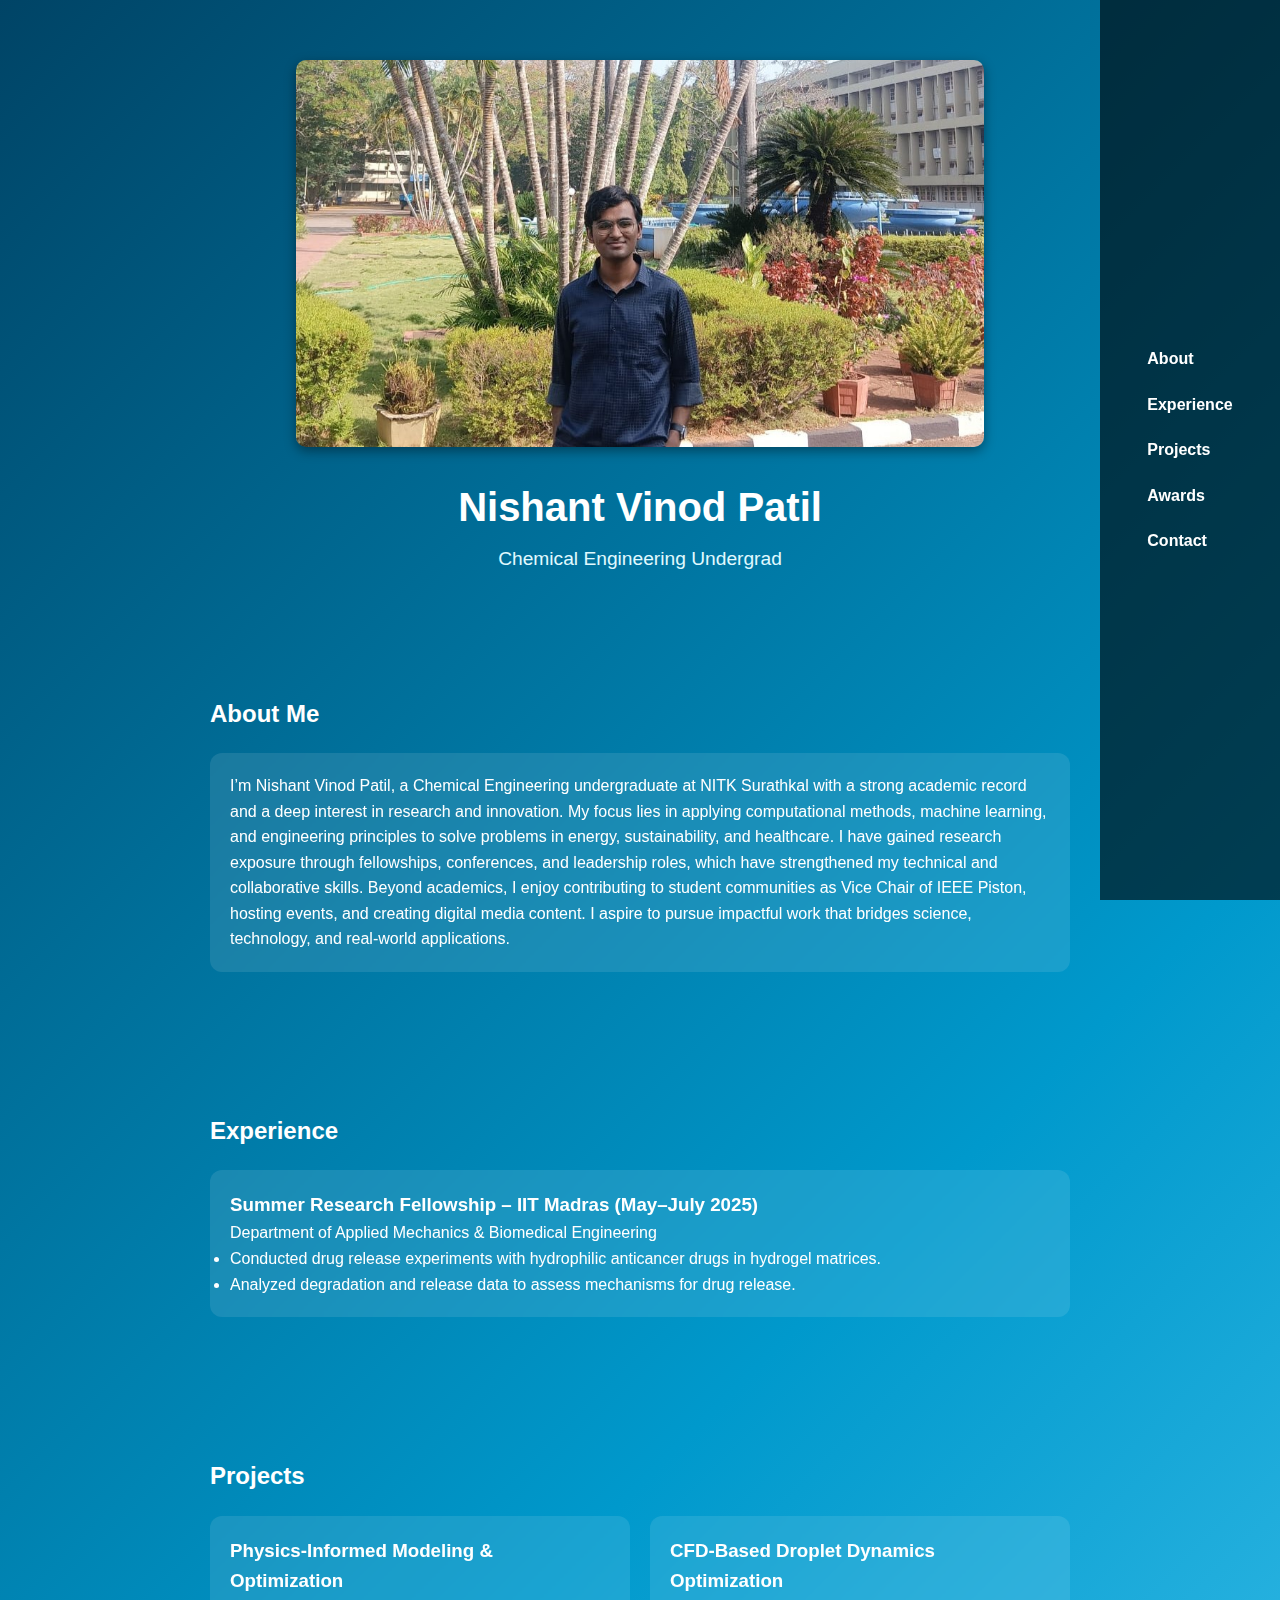
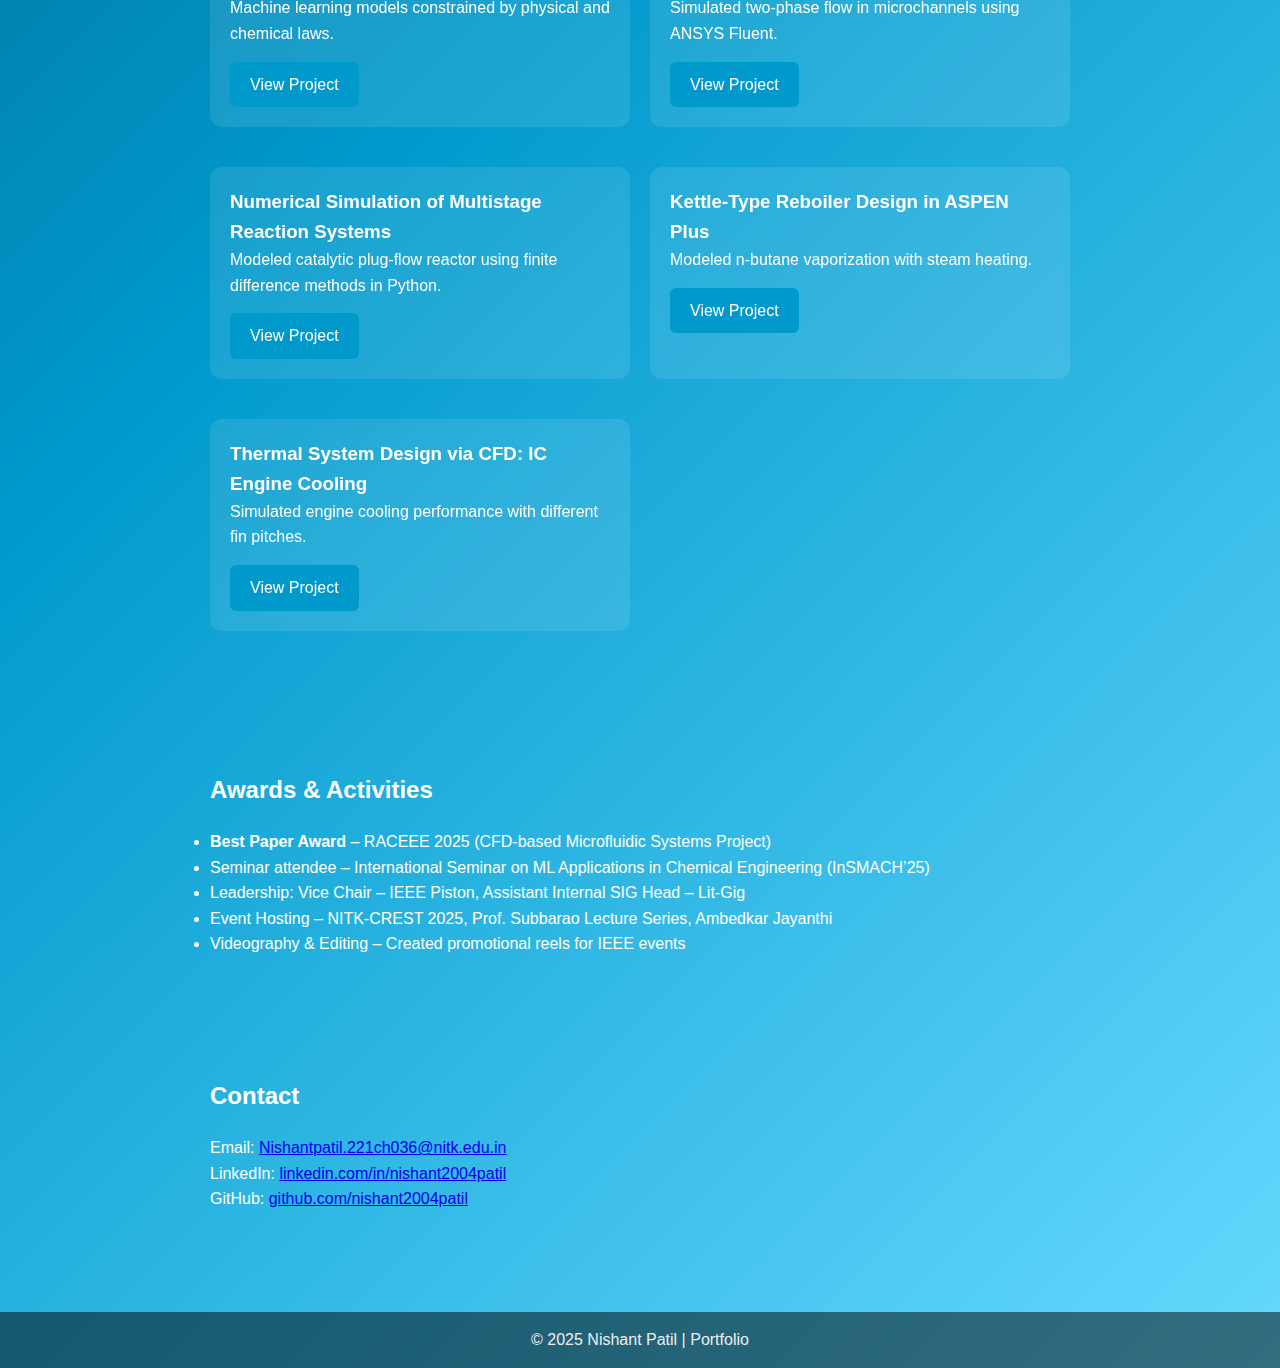
<file: index.html>
<!DOCTYPE html>
<html lang="en">
<head>
  <meta charset="UTF-8">
  <meta name="viewport" content="width=device-width, initial-scale=1.0">
  <title>Nishant Portfolio</title>
  <link rel="stylesheet" href="styles.css">
</head>
<body>
  <header>
    <nav>
      <a href="#about">About</a>
      <a href="#experience">Experience</a>
      <a href="#projects">Projects</a>
      <a href="#awards">Awards</a>
      <a href="#contact">Contact</a>
    </nav>
  </header>

  <section class="hero">
    <img src="nishant.jpg" alt="Nishant">
    <h1>Nishant Vinod Patil</h1>
    <p>Chemical Engineering Undergrad</p>
  </section>

  <section id="about">
    <h2>About Me</h2>
    <div class="card">
      <p>I’m Nishant Vinod Patil, a Chemical Engineering undergraduate at NITK Surathkal with a strong academic record and a deep interest in research and innovation. My focus lies in applying computational methods, machine learning, and engineering principles to solve problems in energy, sustainability, and healthcare. I have gained research exposure through fellowships, conferences, and leadership roles, which have strengthened my technical and collaborative skills. Beyond academics, I enjoy contributing to student communities as Vice Chair of IEEE Piston, hosting events, and creating digital media content. I aspire to pursue impactful work that bridges science, technology, and real-world applications.</p>
    </div>
  </section>

  <section id="experience">
    <h2>Experience</h2>
    <div class="card">
      <h3>Summer Research Fellowship – IIT Madras (May–July 2025)</h3>
      <p>Department of Applied Mechanics & Biomedical Engineering</p>
      <ul>
        <li>Conducted drug release experiments with hydrophilic anticancer drugs in hydrogel matrices.</li>
        <li>Analyzed degradation and release data to assess mechanisms for drug release.</li>
      </ul>
    </div>
  </section>

  <section id="projects">
    <h2>Projects</h2>
    <div class="project-grid">
      <div class="project-card">
        <h3>Physics-Informed Modeling & Optimization</h3>
        <p>Machine learning models constrained by physical and chemical laws.</p>
        <a href="projects/project1.html" class="btn">View Project</a>
      </div>
      <div class="project-card">
        <h3>CFD-Based Droplet Dynamics Optimization</h3>
        <p>Simulated two-phase flow in microchannels using ANSYS Fluent.</p>
        <a href="projects/project2.html" class="btn">View Project</a>
      </div>
      <div class="project-card">
        <h3>Numerical Simulation of Multistage Reaction Systems</h3>
        <p>Modeled catalytic plug-flow reactor using finite difference methods in Python.</p>
        <a href="projects/project3.html" class="btn">View Project</a>
      </div>
      <div class="project-card">
        <h3>Kettle-Type Reboiler Design in ASPEN Plus</h3>
        <p>Modeled n-butane vaporization with steam heating.</p>
        <a href="projects/project4.html" class="btn">View Project</a>
      </div>
      <div class="project-card">
        <h3>Thermal System Design via CFD: IC Engine Cooling</h3>
        <p>Simulated engine cooling performance with different fin pitches.</p>
        <a href="projects/project5.html" class="btn">View Project</a>
      </div>
    </div>
  </section>

  <section id="awards">
    <h2>Awards & Activities</h2>
    <ul>
      <li><b>Best Paper Award</b> – RACEEE 2025 (CFD-based Microfluidic Systems Project)</li>
      <li>Seminar attendee – International Seminar on ML Applications in Chemical Engineering (InSMACH’25)</li>
      <li>Leadership: Vice Chair – IEEE Piston, Assistant Internal SIG Head – Lit-Gig</li>
      <li>Event Hosting – NITK-CREST 2025, Prof. Subbarao Lecture Series, Ambedkar Jayanthi</li>
      <li>Videography & Editing – Created promotional reels for IEEE events</li>
    </ul>
  </section>

  <section id="contact">
    <h2>Contact</h2>
    <p>Email: <a href="mailto:Nishantpatil.221ch036@nitk.edu.in">Nishantpatil.221ch036@nitk.edu.in</a></p>
    <p>LinkedIn: <a href="https://linkedin.com/in/nishant2004patil" target="_blank">linkedin.com/in/nishant2004patil</a></p>
    <p>GitHub: <a href="https://github.com/nishant2004patil" target="_blank">github.com/nishant2004patil</a></p>
  </section>

  <footer>
    <p>&copy; 2025 Nishant Patil | Portfolio</p>
  </footer>
</body>
</html>
</file>
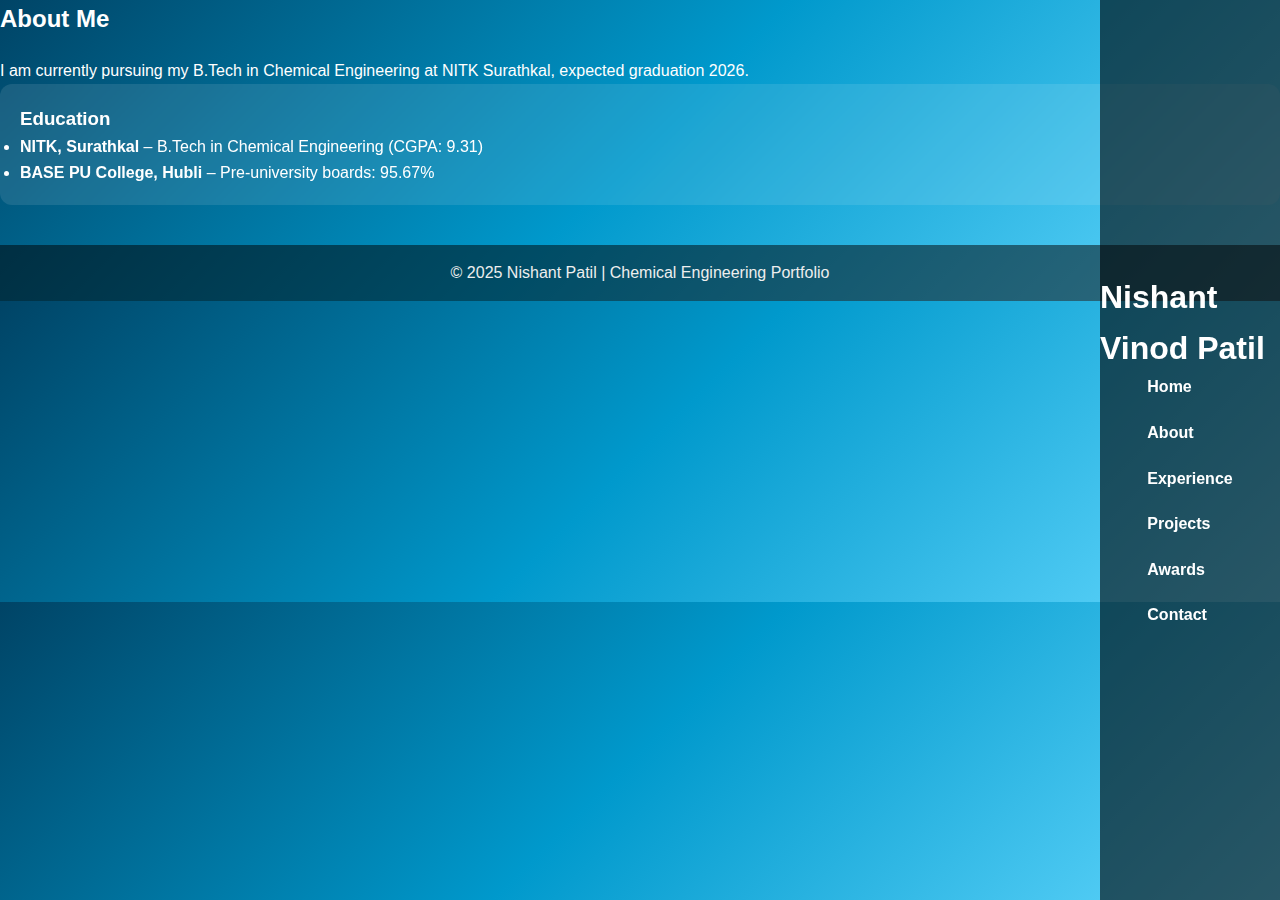
<file: about.html>
<!DOCTYPE html>
<html lang="en">
<head>
  <meta charset="UTF-8">
  <meta name="viewport" content="width=device-width, initial-scale=1.0">
  <title>About | Nishant Patil</title>
  <link rel="stylesheet" href="styles.css">
</head>
<body>
  <header>
  <h1>Nishant Vinod Patil</h1>
  <nav>
    <a href="index.html">Home</a>
    <a href="about.html">About</a>
    <a href="experience.html">Experience</a>
    <a href="projects.html">Projects</a>
    <a href="awards.html">Awards</a>
    <a href="contact.html">Contact</a>
  </nav>
</header>
  <div class="container">
    <h2>About Me</h2>
    <p>I am currently pursuing my B.Tech in Chemical Engineering at NITK Surathkal, expected graduation 2026.</p>
    <div class="card">
      <h3>Education</h3>
      <ul>
        <li><b>NITK, Surathkal</b> – B.Tech in Chemical Engineering (CGPA: 9.31)</li>
        <li><b>BASE PU College, Hubli</b> – Pre-university boards: 95.67%</li>
      </ul>
    </div>
  </div>
  <footer>
  <p>&copy; 2025 Nishant Patil | Chemical Engineering Portfolio</p>
</footer>
</body>
</html>
</file>
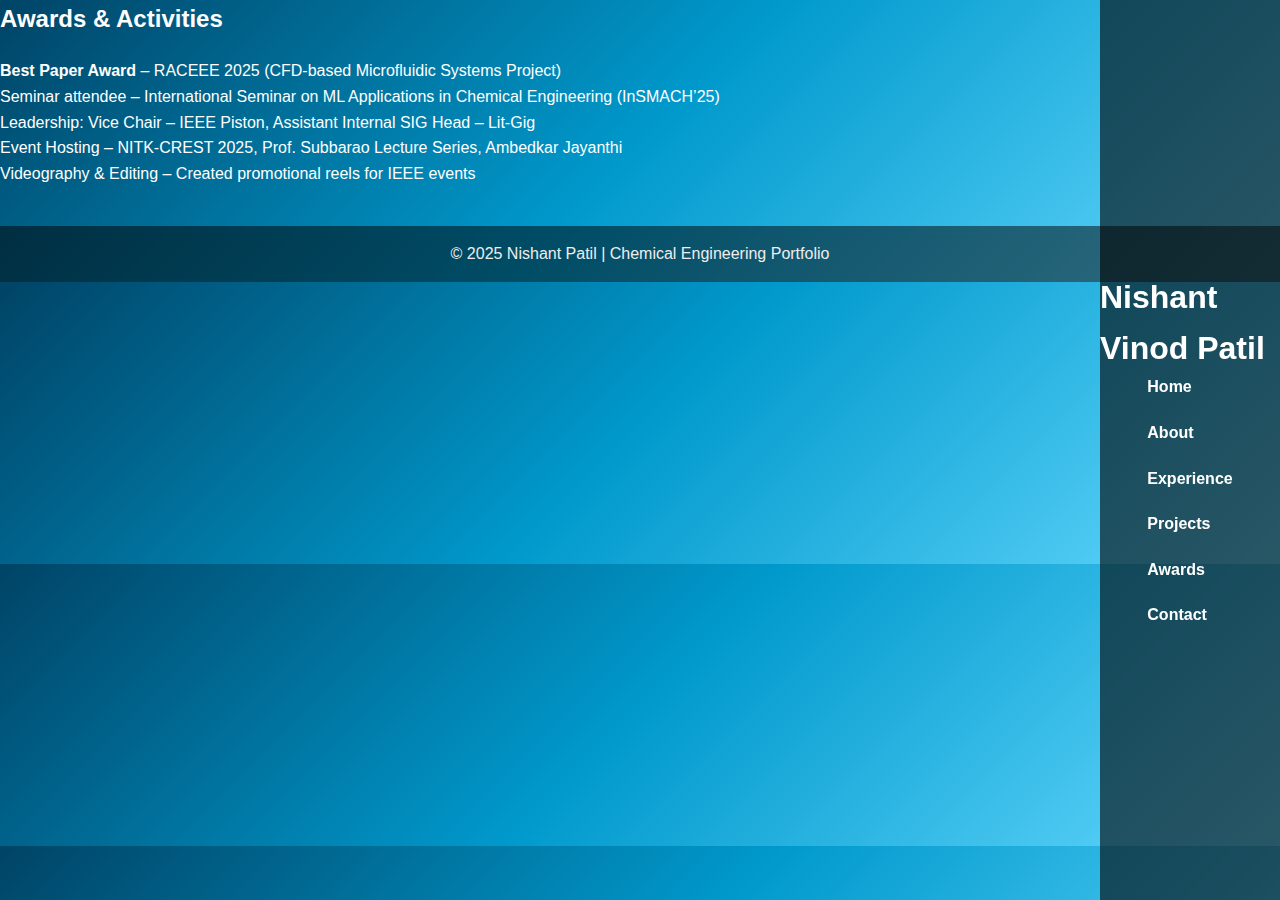
<file: awards.html>
<!DOCTYPE html>
<html lang="en">
<head>
  <meta charset="UTF-8">
  <meta name="viewport" content="width=device-width, initial-scale=1.0">
  <title>Awards | Nishant Patil</title>
  <link rel="stylesheet" href="styles.css">
</head>
<body>
  <header>
  <h1>Nishant Vinod Patil</h1>
  <nav>
    <a href="index.html">Home</a>
    <a href="about.html">About</a>
    <a href="experience.html">Experience</a>
    <a href="projects.html">Projects</a>
    <a href="awards.html">Awards</a>
    <a href="contact.html">Contact</a>
  </nav>
</header>
  <div class="container">
    <h2>Awards & Activities</h2>
    <ul>
      <li><b>Best Paper Award</b> – RACEEE 2025 (CFD-based Microfluidic Systems Project)</li>
      <li>Seminar attendee – International Seminar on ML Applications in Chemical Engineering (InSMACH’25)</li>
      <li>Leadership: Vice Chair – IEEE Piston, Assistant Internal SIG Head – Lit-Gig</li>
      <li>Event Hosting – NITK-CREST 2025, Prof. Subbarao Lecture Series, Ambedkar Jayanthi</li>
      <li>Videography & Editing – Created promotional reels for IEEE events</li>
    </ul>
  </div>
  <footer>
  <p>&copy; 2025 Nishant Patil | Chemical Engineering Portfolio</p>
</footer>
</body>
</html>
</file>
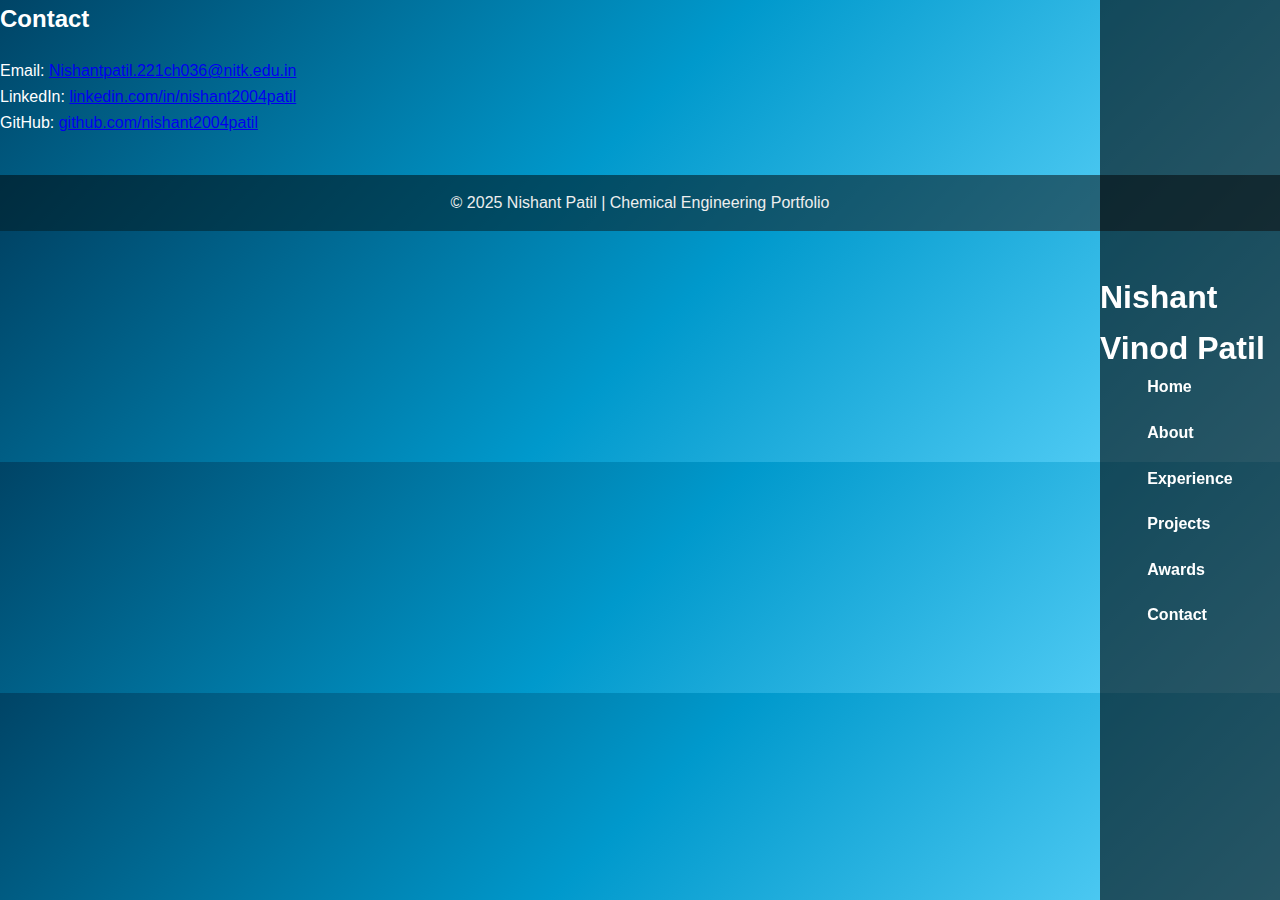
<file: contact.html>
<!DOCTYPE html>
<html lang="en">
<head>
  <meta charset="UTF-8">
  <meta name="viewport" content="width=device-width, initial-scale=1.0">
  <title>Contact | Nishant Patil</title>
  <link rel="stylesheet" href="styles.css">
</head>
<body>
  <header>
  <h1>Nishant Vinod Patil</h1>
  <nav>
    <a href="index.html">Home</a>
    <a href="about.html">About</a>
    <a href="experience.html">Experience</a>
    <a href="projects.html">Projects</a>
    <a href="awards.html">Awards</a>
    <a href="contact.html">Contact</a>
  </nav>
</header>
  <div class="container">
    <h2>Contact</h2>
    <p>Email: <a href="mailto:Nishantpatil.221ch036@nitk.edu.in">Nishantpatil.221ch036@nitk.edu.in</a></p>
    <p>LinkedIn: <a href="https://linkedin.com/in/nishant2004patil" target="_blank">linkedin.com/in/nishant2004patil</a></p>
    <p>GitHub: <a href="https://github.com/nishant2004patil" target="_blank">github.com/nishant2004patil</a></p>
  </div>
  <footer>
  <p>&copy; 2025 Nishant Patil | Chemical Engineering Portfolio</p>
</footer>
</body>
</html>
</file>
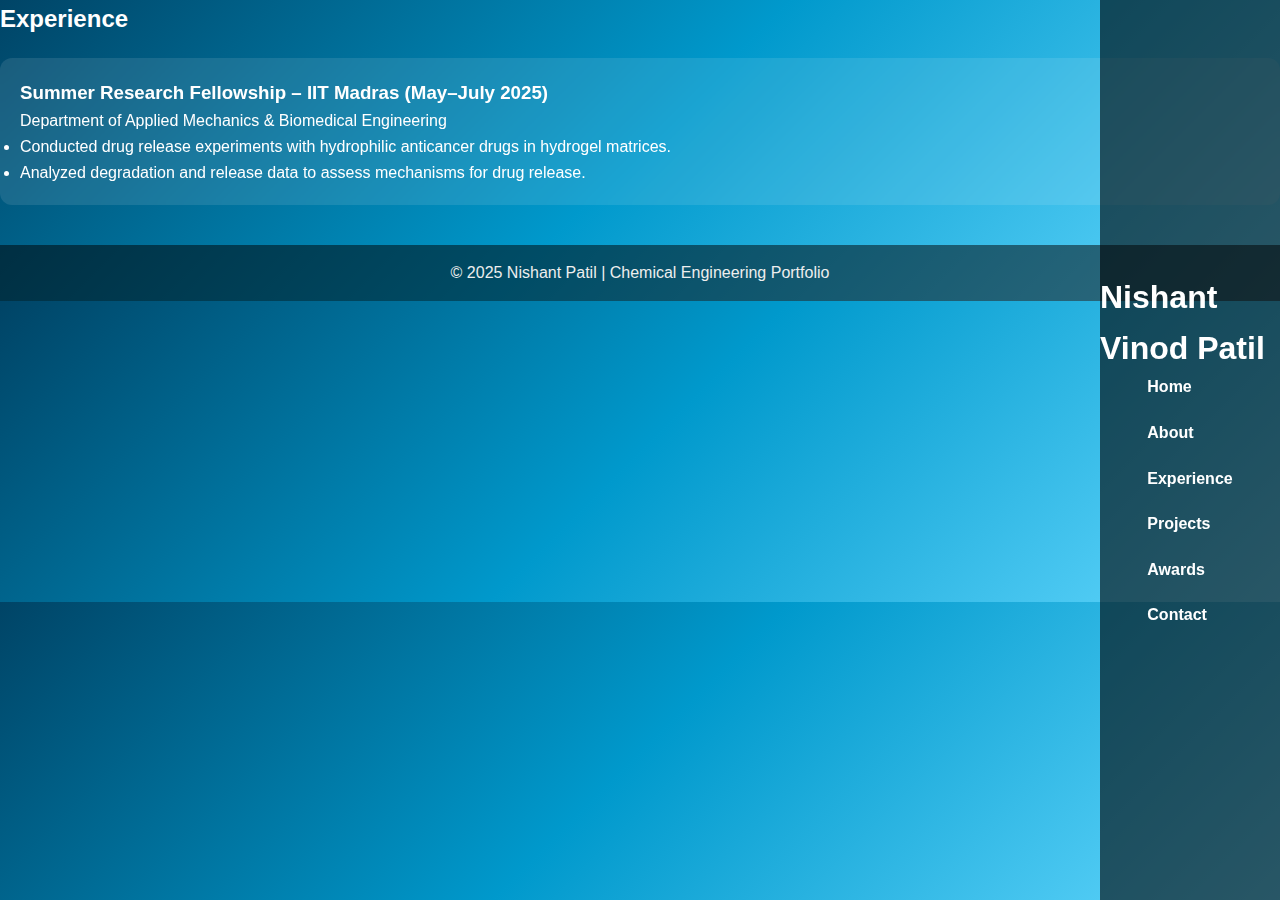
<file: experience.html>
<!DOCTYPE html>
<html lang="en">
<head>
  <meta charset="UTF-8">
  <meta name="viewport" content="width=device-width, initial-scale=1.0">
  <title>Experience | Nishant Patil</title>
  <link rel="stylesheet" href="styles.css">
</head>
<body>
  <header>
  <h1>Nishant Vinod Patil</h1>
  <nav>
    <a href="index.html">Home</a>
    <a href="about.html">About</a>
    <a href="experience.html">Experience</a>
    <a href="projects.html">Projects</a>
    <a href="awards.html">Awards</a>
    <a href="contact.html">Contact</a>
  </nav>
</header>
  <div class="container">
    <h2>Experience</h2>
    <div class="card">
      <h3>Summer Research Fellowship – IIT Madras (May–July 2025)</h3>
      <p>Department of Applied Mechanics & Biomedical Engineering</p>
      <ul>
        <li>Conducted drug release experiments with hydrophilic anticancer drugs in hydrogel matrices.</li>
        <li>Analyzed degradation and release data to assess mechanisms for drug release.</li>
      </ul>
    </div>
  </div>
  <footer>
  <p>&copy; 2025 Nishant Patil | Chemical Engineering Portfolio</p>
</footer>
</body>
</html>
</file>
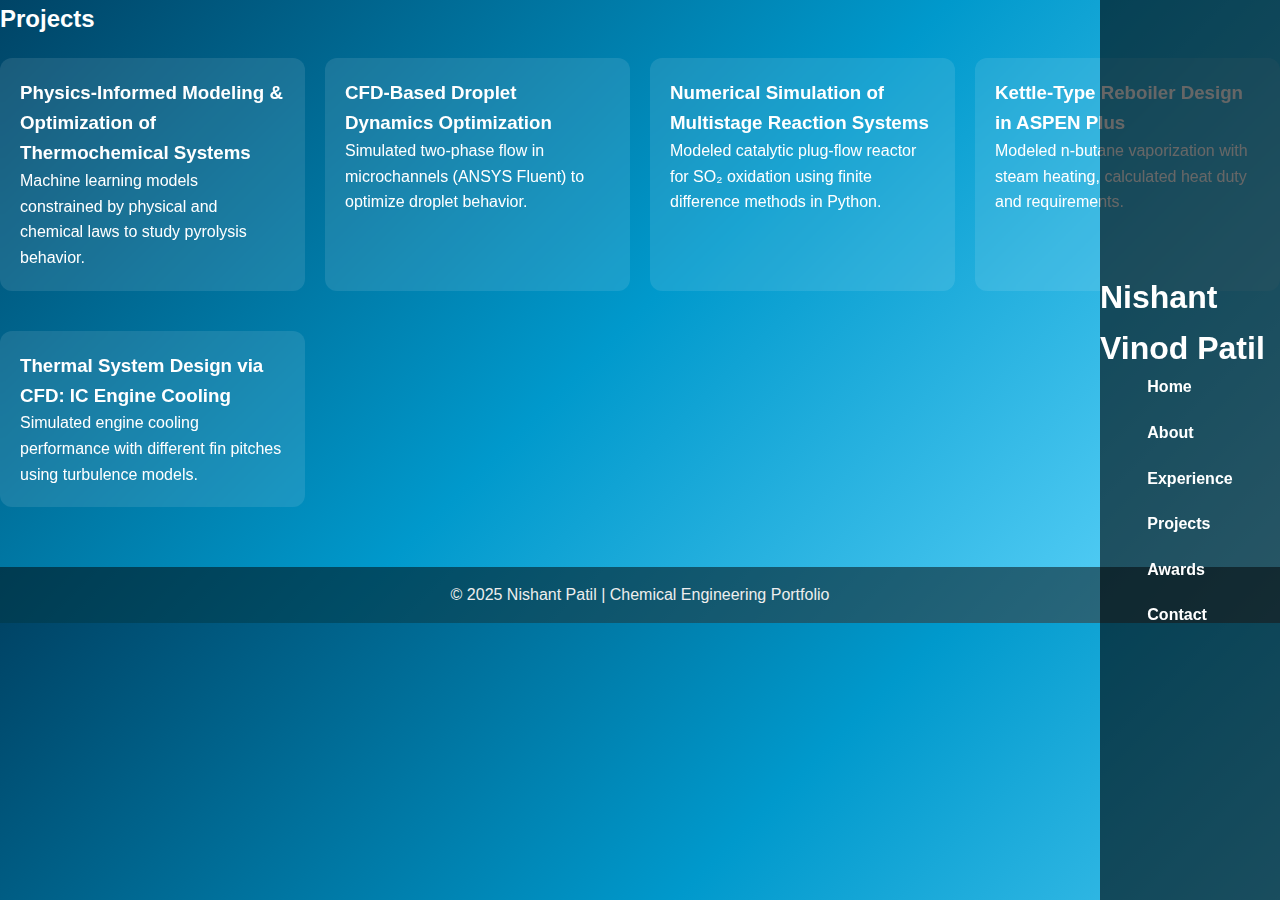
<file: projects.html>
<!DOCTYPE html>
<html lang="en">
<head>
  <meta charset="UTF-8">
  <meta name="viewport" content="width=device-width, initial-scale=1.0">
  <title>Projects | Nishant Patil</title>
  <link rel="stylesheet" href="styles.css">
</head>
<body>
  <header>
  <h1>Nishant Vinod Patil</h1>
  <nav>
    <a href="index.html">Home</a>
    <a href="about.html">About</a>
    <a href="experience.html">Experience</a>
    <a href="projects.html">Projects</a>
    <a href="awards.html">Awards</a>
    <a href="contact.html">Contact</a>
  </nav>
</header>
  <div class="container">
    <h2>Projects</h2>
    <div class="project-grid">
      <div class="project-card">
        <h3>Physics-Informed Modeling & Optimization of Thermochemical Systems</h3>
        <p>Machine learning models constrained by physical and chemical laws to study pyrolysis behavior.</p>
      </div>
      <div class="project-card">
        <h3>CFD-Based Droplet Dynamics Optimization</h3>
        <p>Simulated two-phase flow in microchannels (ANSYS Fluent) to optimize droplet behavior.</p>
      </div>
      <div class="project-card">
        <h3>Numerical Simulation of Multistage Reaction Systems</h3>
        <p>Modeled catalytic plug-flow reactor for SO₂ oxidation using finite difference methods in Python.</p>
      </div>
      <div class="project-card">
        <h3>Kettle-Type Reboiler Design in ASPEN Plus</h3>
        <p>Modeled n-butane vaporization with steam heating, calculated heat duty and requirements.</p>
      </div>
      <div class="project-card">
        <h3>Thermal System Design via CFD: IC Engine Cooling</h3>
        <p>Simulated engine cooling performance with different fin pitches using turbulence models.</p>
      </div>
    </div>
  </div>
  <footer>
  <p>&copy; 2025 Nishant Patil | Chemical Engineering Portfolio</p>
</footer>
</body>
</html>
</file>
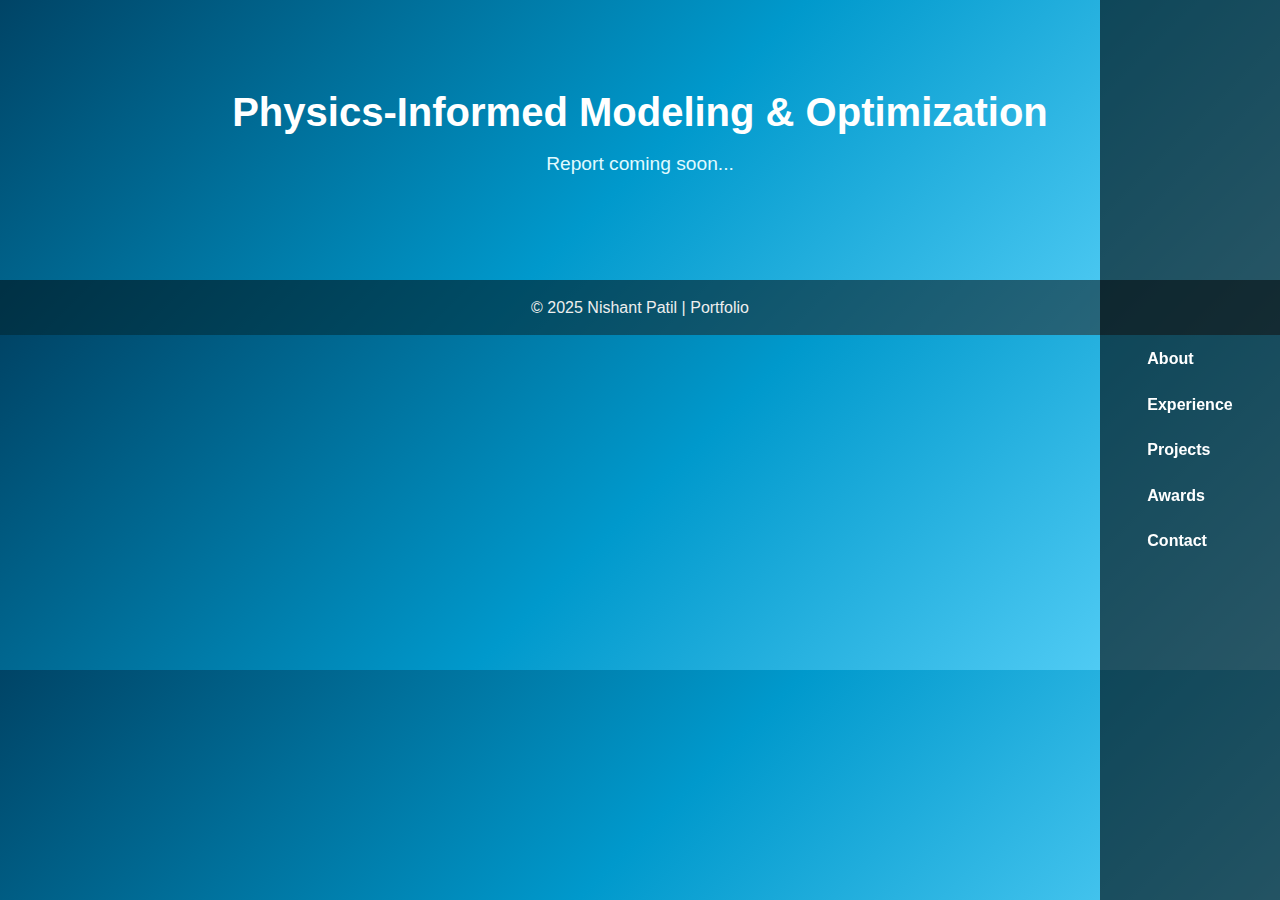
<file: projects/project1.html>
<!DOCTYPE html>
<html lang="en">
<head>
  <meta charset="UTF-8">
  <meta name="viewport" content="width=device-width, initial-scale=1.0">
  <title>Physics-Informed Modeling & Optimization | Nishant Portfolio</title>
  <link rel="stylesheet" href="../styles.css">
</head>
<body>
  <header>
    <nav>
      <a href="../index.html#about">About</a>
      <a href="../index.html#experience">Experience</a>
      <a href="../index.html#projects">Projects</a>
      <a href="../index.html#awards">Awards</a>
      <a href="../index.html#contact">Contact</a>
    </nav>
  </header>
  <section class="hero">
    <h1>Physics-Informed Modeling & Optimization</h1>
    <p>Report coming soon...</p>
  </section>
  <footer>
    <p>&copy; 2025 Nishant Patil | Portfolio</p>
  </footer>
</body>
</html>
</file>
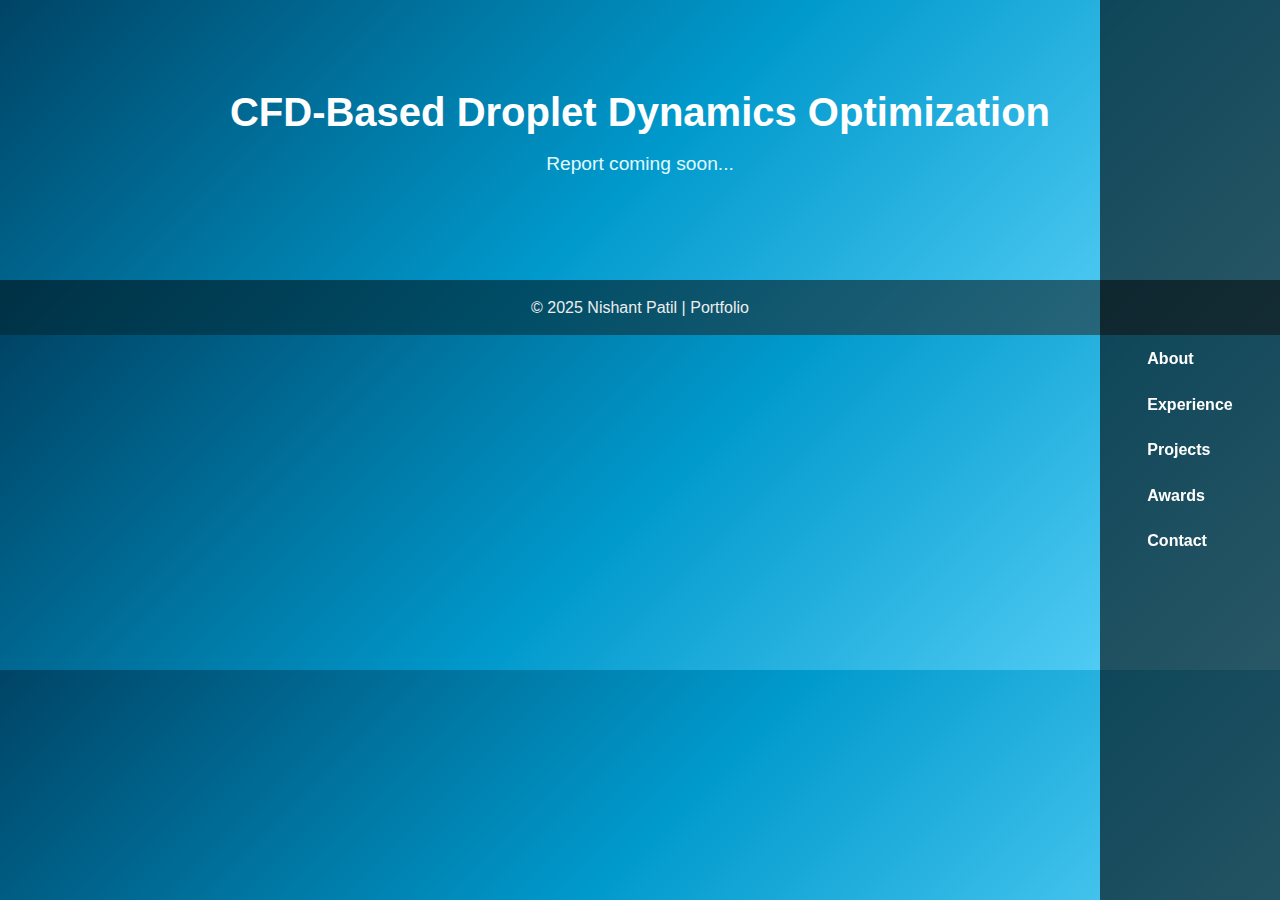
<file: projects/project2.html>
<!DOCTYPE html>
<html lang="en">
<head>
  <meta charset="UTF-8">
  <meta name="viewport" content="width=device-width, initial-scale=1.0">
  <title>CFD-Based Droplet Dynamics Optimization | Nishant Portfolio</title>
  <link rel="stylesheet" href="../styles.css">
</head>
<body>
  <header>
    <nav>
      <a href="../index.html#about">About</a>
      <a href="../index.html#experience">Experience</a>
      <a href="../index.html#projects">Projects</a>
      <a href="../index.html#awards">Awards</a>
      <a href="../index.html#contact">Contact</a>
    </nav>
  </header>
  <section class="hero">
    <h1>CFD-Based Droplet Dynamics Optimization</h1>
    <p>Report coming soon...</p>
  </section>
  <footer>
    <p>&copy; 2025 Nishant Patil | Portfolio</p>
  </footer>
</body>
</html>
</file>
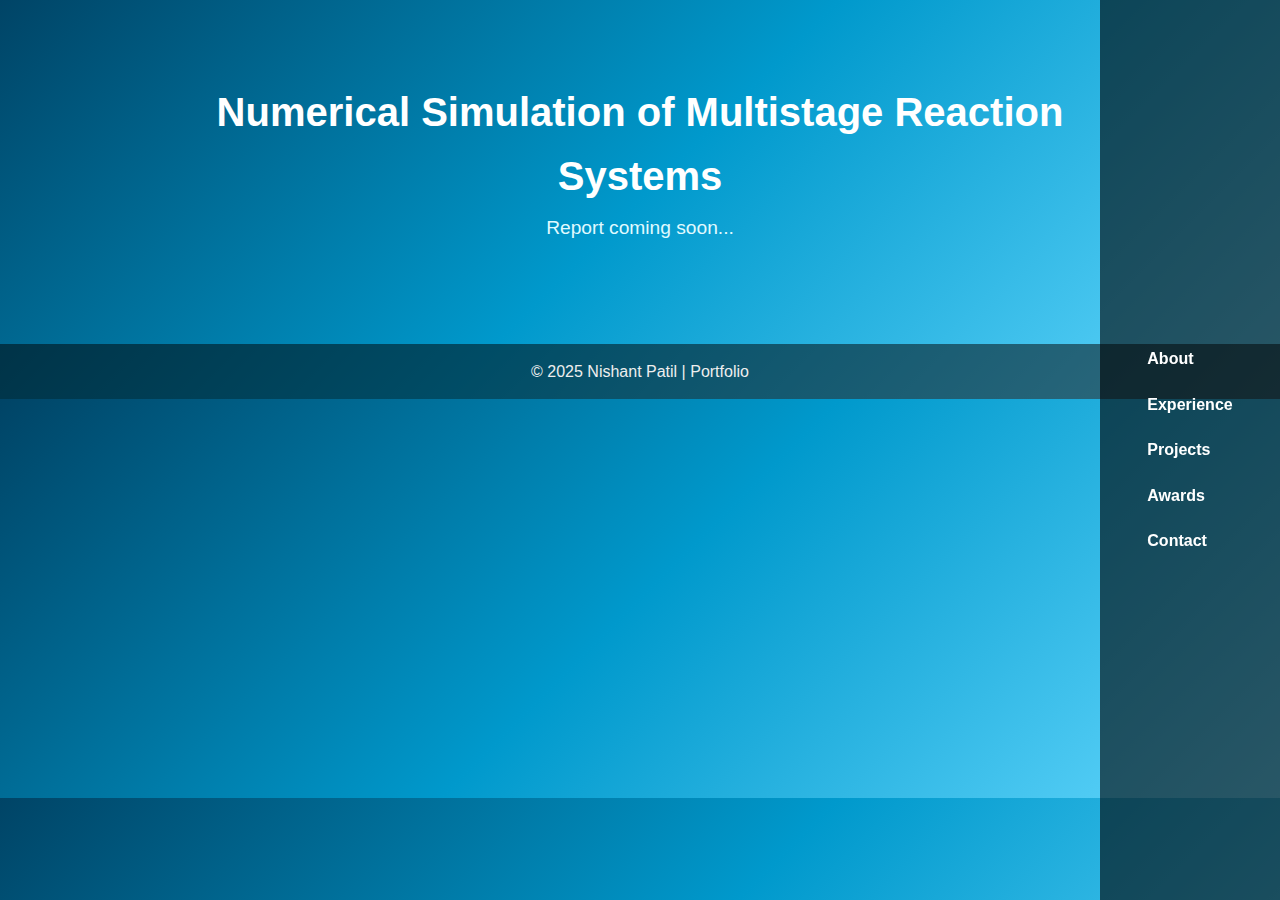
<file: projects/project3.html>
<!DOCTYPE html>
<html lang="en">
<head>
  <meta charset="UTF-8">
  <meta name="viewport" content="width=device-width, initial-scale=1.0">
  <title>Numerical Simulation of Multistage Reaction Systems | Nishant Portfolio</title>
  <link rel="stylesheet" href="../styles.css">
</head>
<body>
  <header>
    <nav>
      <a href="../index.html#about">About</a>
      <a href="../index.html#experience">Experience</a>
      <a href="../index.html#projects">Projects</a>
      <a href="../index.html#awards">Awards</a>
      <a href="../index.html#contact">Contact</a>
    </nav>
  </header>
  <section class="hero">
    <h1>Numerical Simulation of Multistage Reaction Systems</h1>
    <p>Report coming soon...</p>
  </section>
  <footer>
    <p>&copy; 2025 Nishant Patil | Portfolio</p>
  </footer>
</body>
</html>
</file>
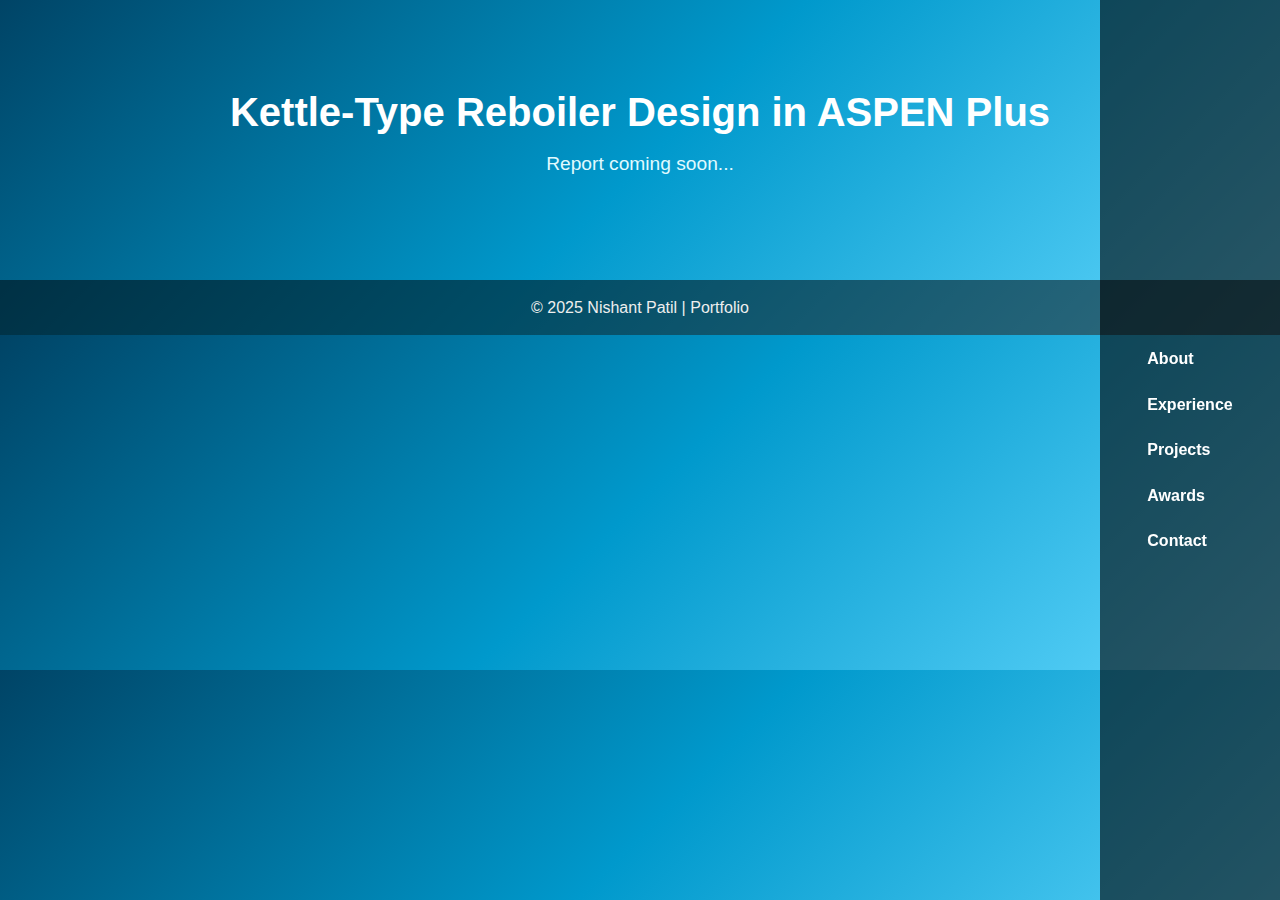
<file: projects/project4.html>
<!DOCTYPE html>
<html lang="en">
<head>
  <meta charset="UTF-8">
  <meta name="viewport" content="width=device-width, initial-scale=1.0">
  <title>Kettle-Type Reboiler Design in ASPEN Plus | Nishant Portfolio</title>
  <link rel="stylesheet" href="../styles.css">
</head>
<body>
  <header>
    <nav>
      <a href="../index.html#about">About</a>
      <a href="../index.html#experience">Experience</a>
      <a href="../index.html#projects">Projects</a>
      <a href="../index.html#awards">Awards</a>
      <a href="../index.html#contact">Contact</a>
    </nav>
  </header>
  <section class="hero">
    <h1>Kettle-Type Reboiler Design in ASPEN Plus</h1>
    <p>Report coming soon...</p>
  </section>
  <footer>
    <p>&copy; 2025 Nishant Patil | Portfolio</p>
  </footer>
</body>
</html>
</file>
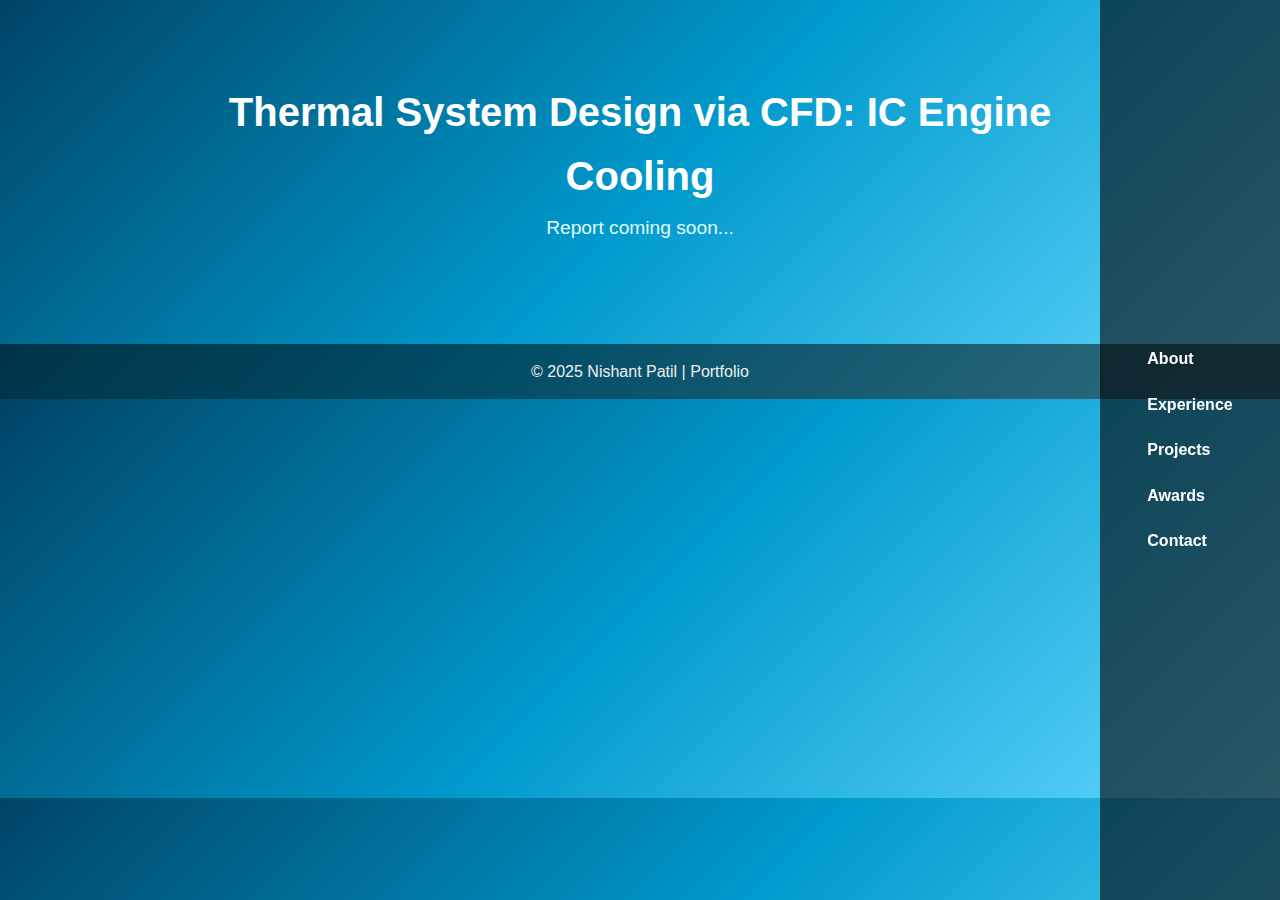
<file: projects/project5.html>
<!DOCTYPE html>
<html lang="en">
<head>
  <meta charset="UTF-8">
  <meta name="viewport" content="width=device-width, initial-scale=1.0">
  <title>Thermal System Design via CFD: IC Engine Cooling | Nishant Portfolio</title>
  <link rel="stylesheet" href="../styles.css">
</head>
<body>
  <header>
    <nav>
      <a href="../index.html#about">About</a>
      <a href="../index.html#experience">Experience</a>
      <a href="../index.html#projects">Projects</a>
      <a href="../index.html#awards">Awards</a>
      <a href="../index.html#contact">Contact</a>
    </nav>
  </header>
  <section class="hero">
    <h1>Thermal System Design via CFD: IC Engine Cooling</h1>
    <p>Report coming soon...</p>
  </section>
  <footer>
    <p>&copy; 2025 Nishant Patil | Portfolio</p>
  </footer>
</body>
</html>
</file>
<file: styles.css>
* {margin:0;padding:0;box-sizing:border-box; scroll-behavior: smooth;}

body {
  font-family: 'Segoe UI', Arial, sans-serif;
  background: linear-gradient(135deg, #004466, #0099cc, #66d9ff);
  color: #fff;
  line-height: 1.6;
}

header {
  position: fixed;
  right: 0;
  top: 0;
  height: 100%;
  width: 180px;   /* sidebar width */
  background: rgba(0, 0, 0, 0.6);
  display: flex;
  flex-direction: column;
  justify-content: center;
  align-items: center;
  z-index: 1000;
}

nav {
  display: flex;
  flex-direction: column;
  gap: 20px;
}

nav a {
  color: #fff;
  text-decoration: none;
  font-weight: bold;
  transition: color 0.3s;
}

nav a:hover {
  color: #66d9ff;
}

.hero {
  text-align: center;
  padding: 60px 20px;
}

.hero img {
  width: 80%;         /* makes it stretch most of the screen width */
  max-width: 900px;   /* don’t let it become too huge */
  border-radius: 10px;
  box-shadow: 0 4px 12px rgba(0,0,0,0.4);
}


.hero h1 {
  font-size: 2.5rem;
  margin-top: 20px;
}

.hero p {
  font-size: 1.2rem;
  margin-top: 5px;
  color: #e0faff;
}

section {
  padding: 60px 20px;
  max-width: 900px;
  margin: auto;
}

h2 { margin-bottom: 20px; color: #fff; }

.card, .project-card {
  background: rgba(255,255,255,0.1);
  padding: 20px;
  border-radius: 12px;
  margin-bottom: 20px;
  backdrop-filter: blur(5px);
}

.project-grid {
  display: grid;
  grid-template-columns: repeat(auto-fit, minmax(280px, 1fr));
  gap: 20px;
}

.btn {
  display: inline-block;
  padding: 10px 20px;
  margin-top: 15px;
  background: #0099cc;
  color: #fff;
  border-radius: 6px;
  text-decoration: none;
  transition: all 0.3s ease;
}

.btn:hover {
  background: #66d9ff;
  color: #004466;
  box-shadow: 0 0 10px #66d9ff;
}

footer {
  background: rgba(0,0,0,0.5);
  text-align: center;
  padding: 15px;
  color: #eee;
  margin-top: 40px;
}
</file>
